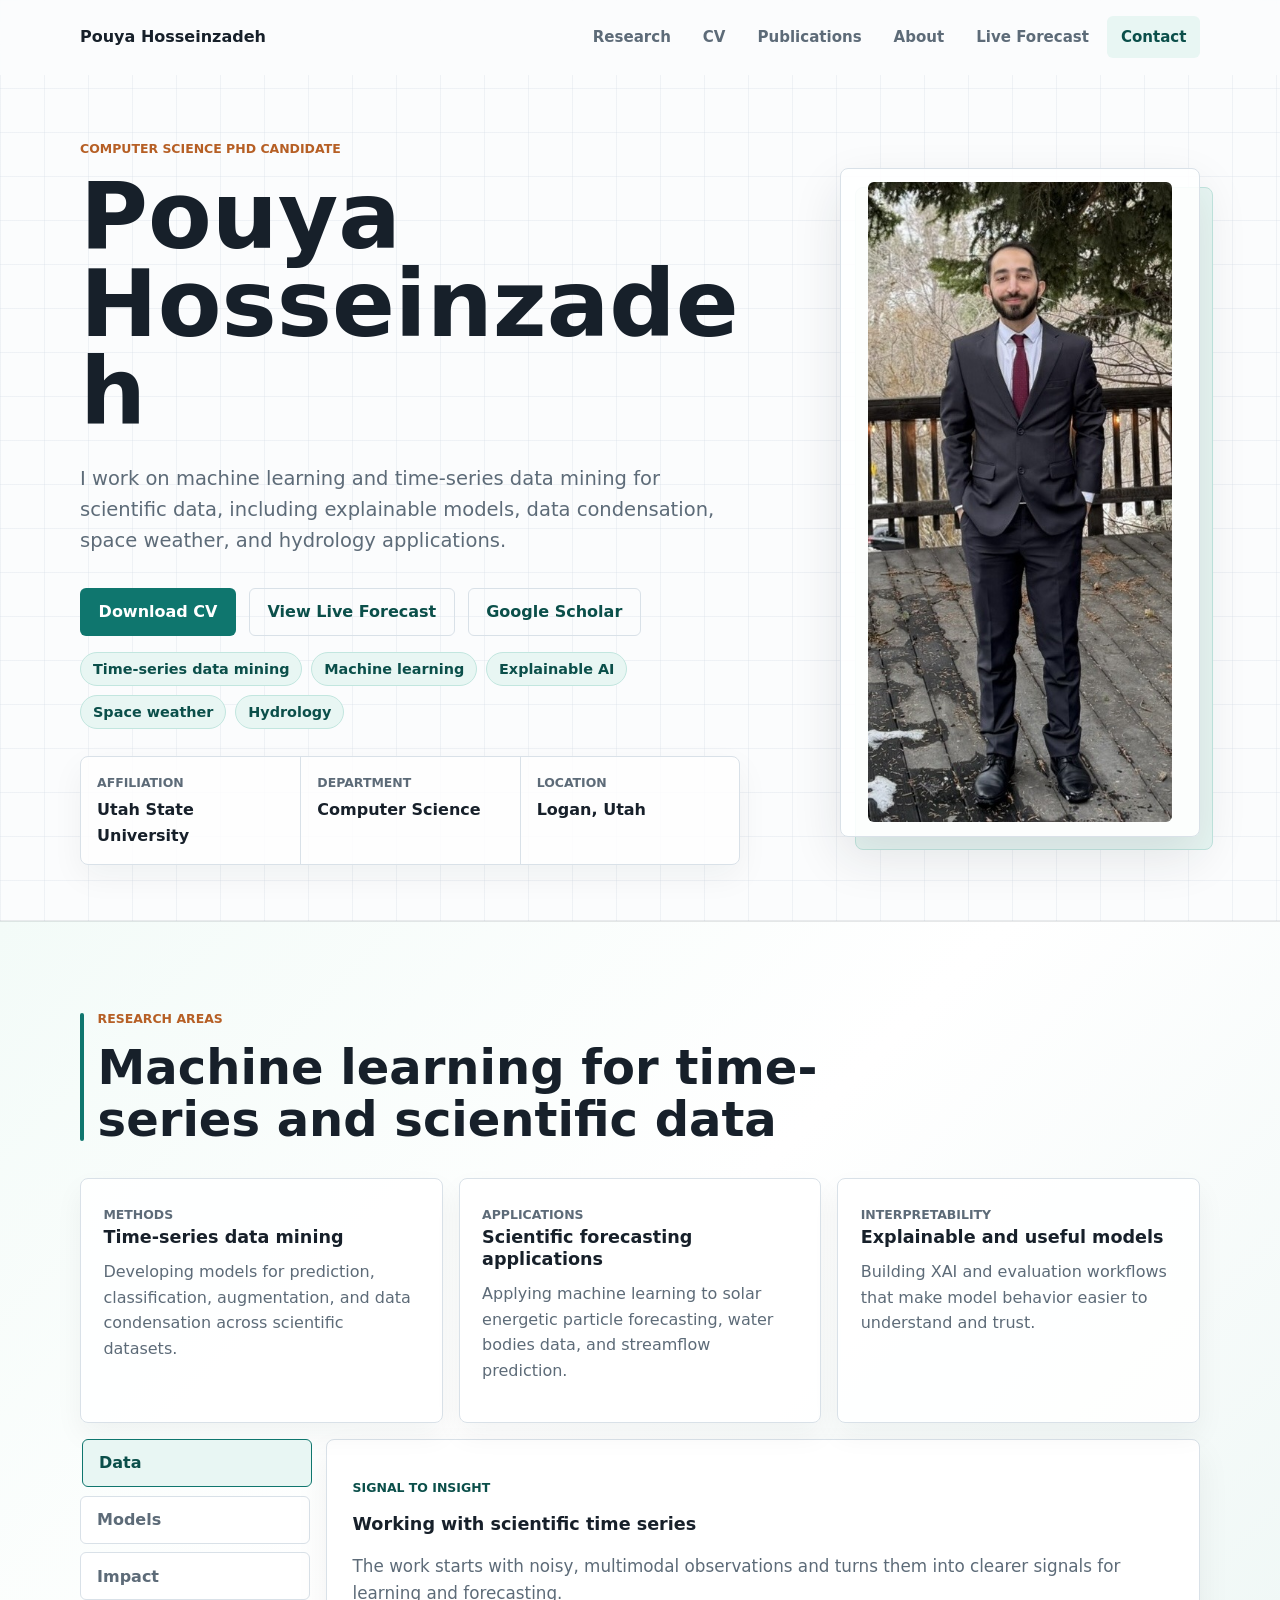
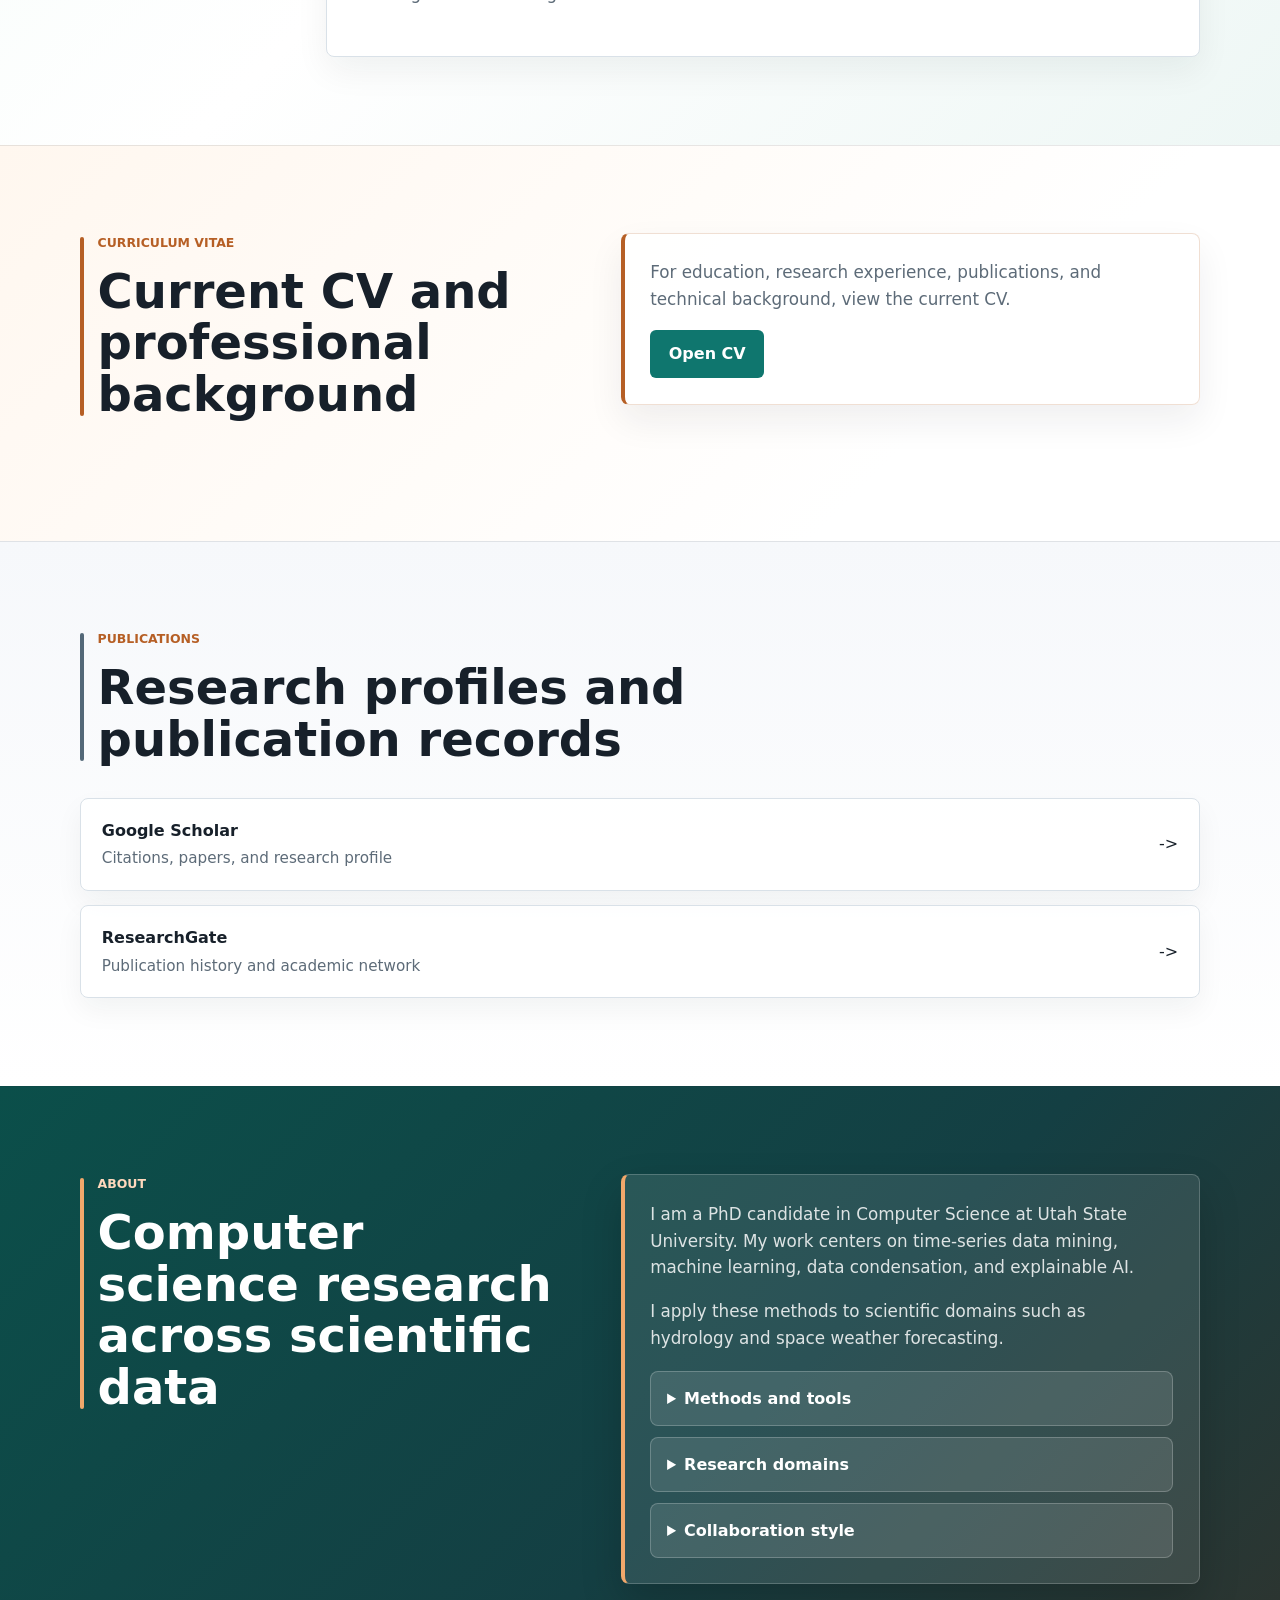
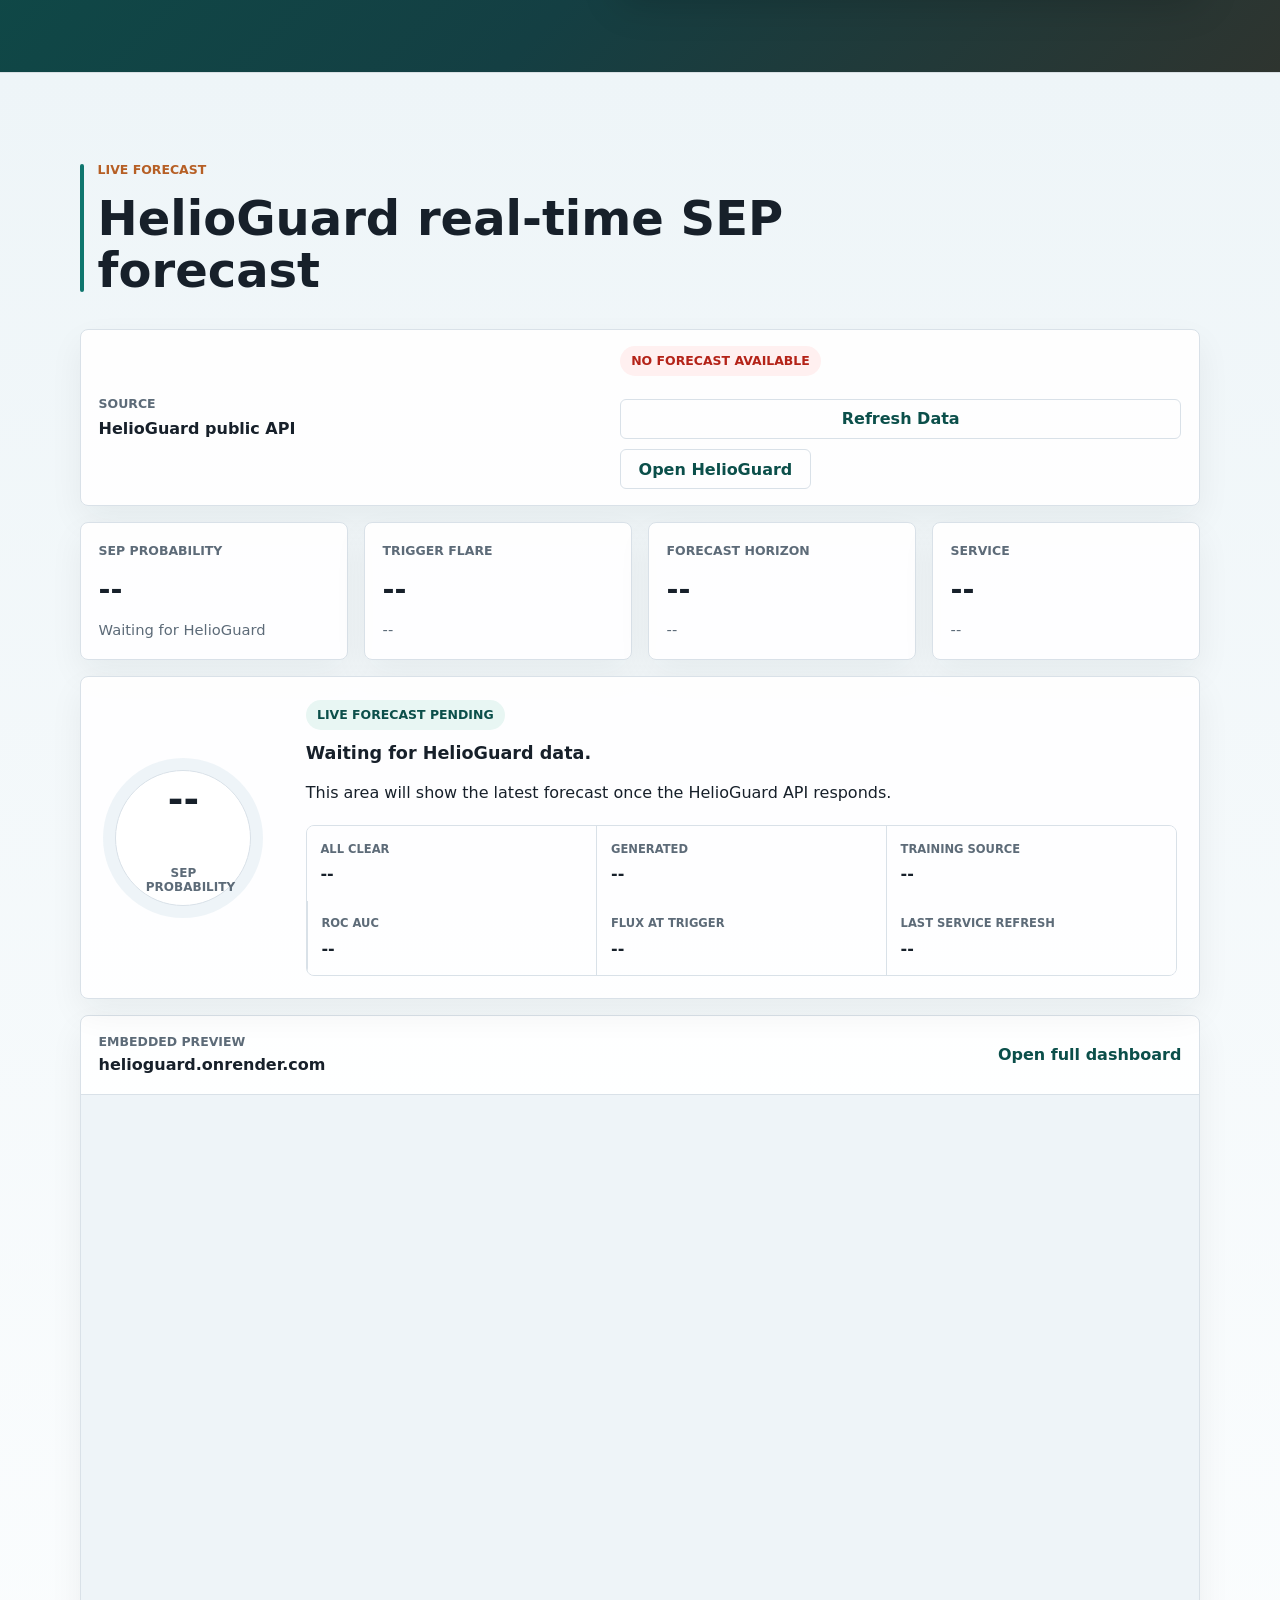
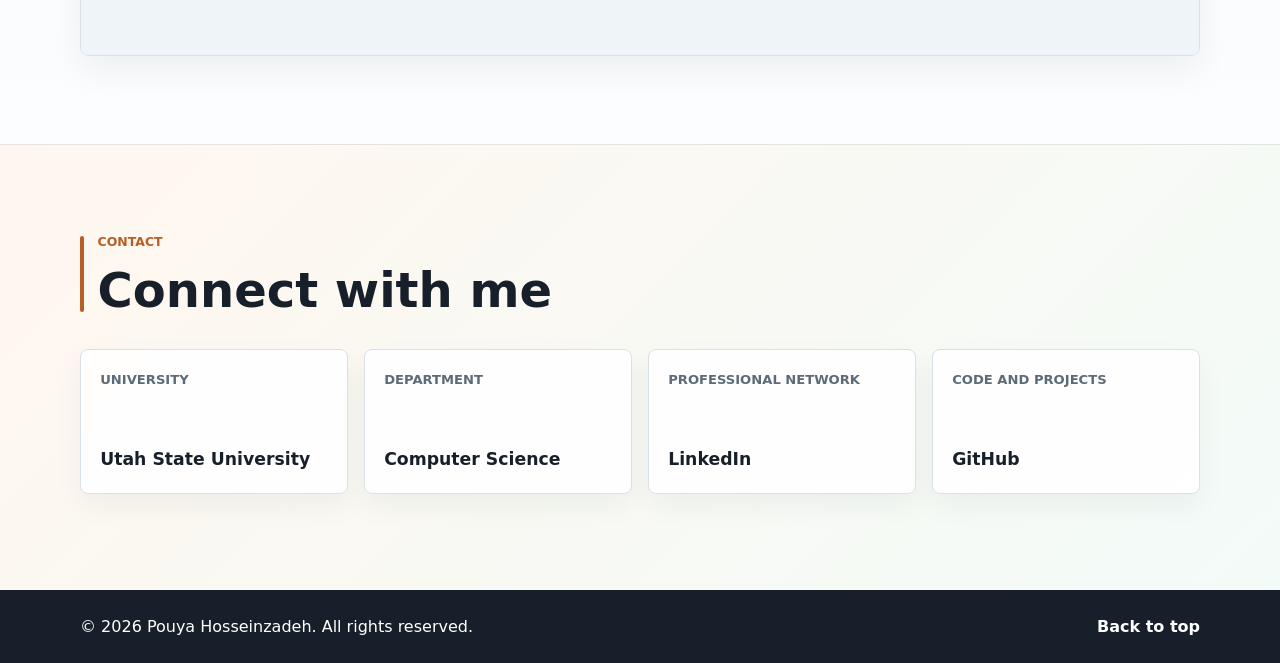
<file: index.html>
<!DOCTYPE html>
<html lang="en">
  <head>
    <meta charset="utf-8" />
    <meta name="viewport" content="width=device-width, initial-scale=1" />
    <meta
      name="description"
      content="Pouya Hosseinzadeh is a Computer Science PhD candidate at Utah State University working on time-series data mining, machine learning, XAI, space weather, and hydrology."
    />
    <meta name="author" content="Pouya Hosseinzadeh" />
    <meta property="og:title" content="Pouya Hosseinzadeh" />
    <meta
      property="og:description"
      content="Computer Science PhD candidate at Utah State University focused on machine learning, time-series data mining, XAI, space weather, and hydrology."
    />
    <meta property="og:type" content="website" />
    <meta property="og:url" content="https://pouyahosseinzadeh.github.io/" />
    <meta property="og:image" content="https://pouyahosseinzadeh.github.io/images/Me_Pro.jpeg" />
    <title>Pouya Hosseinzadeh | Computer Science PhD Candidate</title>
    <script>
      document.documentElement.classList.add("js-enabled");
    </script>
    <link rel="icon" type="image/x-icon" href="images/favicon.ico" />
    <link rel="stylesheet" href="css/styles.css" />
  </head>
  <body id="top">
    <a class="skip-link" href="#main">Skip to content</a>
    <div class="scroll-progress" aria-hidden="true">
      <span data-scroll-progress></span>
    </div>

    <header class="site-header" data-header>
      <nav class="nav" aria-label="Primary navigation">
        <a class="brand" href="#top" aria-label="Pouya Hosseinzadeh home">Pouya Hosseinzadeh</a>
        <button class="nav-toggle" type="button" aria-expanded="false" aria-controls="site-menu">
          <span class="nav-toggle-line"></span>
          <span class="nav-toggle-line"></span>
          <span class="nav-toggle-line"></span>
          <span class="sr-only">Menu</span>
        </button>
        <div class="nav-links" id="site-menu">
          <a href="#research">Research</a>
          <a href="#cv">CV</a>
          <a href="#publications">Publications</a>
          <a href="#about">About</a>
          <a href="#forecast-lab">Live Forecast</a>
          <a href="#contact">Contact</a>
        </div>
      </nav>
    </header>

    <main id="main">
      <section class="hero section-panel" aria-labelledby="hero-title" data-reveal>
        <div class="hero-copy">
          <p class="eyebrow">Computer Science PhD Candidate</p>
          <h1 id="hero-title">Pouya Hosseinzadeh</h1>
          <p class="hero-summary">
            I work on machine learning and time-series data mining for scientific data, including
            explainable models, data condensation, space weather, and hydrology applications.
          </p>
          <div class="hero-actions" aria-label="Primary links">
            <a class="button button-primary" href="NEW_CV_Pouya.pdf" target="_blank" rel="noopener">
              Download CV
            </a>
            <a class="button button-secondary" href="#forecast-lab">View Live Forecast</a>
            <a
              class="button button-secondary"
              href="https://scholar.google.com/citations?user=0SS0AlcAAAAJ&hl=en"
              target="_blank"
              rel="noopener"
            >
              Google Scholar
            </a>
          </div>
          <div class="tag-row" aria-label="Research themes">
            <span>Time-series data mining</span>
            <span>Machine learning</span>
            <span>Explainable AI</span>
            <span>Space weather</span>
            <span>Hydrology</span>
          </div>
          <dl class="profile-facts" aria-label="Profile details">
            <div>
              <dt>Affiliation</dt>
              <dd>Utah State University</dd>
            </div>
            <div>
              <dt>Department</dt>
              <dd>Computer Science</dd>
            </div>
            <div>
              <dt>Location</dt>
              <dd>Logan, Utah</dd>
            </div>
          </dl>
        </div>
        <div class="hero-visual">
          <figure class="portrait">
            <img src="images/Me_Pro.jpeg" alt="Portrait of Pouya Hosseinzadeh" />
          </figure>
        </div>
      </section>

      <section class="section research-section" id="research" aria-labelledby="research-title" data-reveal>
        <div class="section-heading">
          <p class="eyebrow">Research Areas</p>
          <h2 id="research-title">Machine learning for time-series and scientific data</h2>
        </div>
        <div class="feature-grid">
          <article class="feature-card interactive-card">
            <p class="feature-kicker">Methods</p>
            <h3>Time-series data mining</h3>
            <p>
              Developing models for prediction, classification, augmentation, and data condensation
              across scientific datasets.
            </p>
          </article>
          <article class="feature-card interactive-card">
            <p class="feature-kicker">Applications</p>
            <h3>Scientific forecasting applications</h3>
            <p>
              Applying machine learning to solar energetic particle forecasting, water bodies data,
              and streamflow prediction.
            </p>
          </article>
          <article class="feature-card interactive-card">
            <p class="feature-kicker">Interpretability</p>
            <h3>Explainable and useful models</h3>
            <p>
              Building XAI and evaluation workflows that make model behavior easier to understand
              and trust.
            </p>
          </article>
        </div>

        <div class="focus-switcher" aria-label="Interactive research focus">
          <div class="focus-tabs" role="tablist" aria-label="Research focus details">
            <button
              class="focus-tab is-active"
              id="tab-data"
              type="button"
              role="tab"
              aria-selected="true"
              aria-controls="panel-data"
              data-focus-tab="data"
            >
              Data
            </button>
            <button
              class="focus-tab"
              id="tab-models"
              type="button"
              role="tab"
              aria-selected="false"
              aria-controls="panel-models"
              data-focus-tab="models"
            >
              Models
            </button>
            <button
              class="focus-tab"
              id="tab-impact"
              type="button"
              role="tab"
              aria-selected="false"
              aria-controls="panel-impact"
              data-focus-tab="impact"
            >
              Impact
            </button>
          </div>
          <div class="focus-panels">
            <article
              class="focus-panel is-active"
              id="panel-data"
              role="tabpanel"
              aria-labelledby="tab-data"
              data-focus-panel="data"
            >
              <p class="feature-kicker">Signal to insight</p>
              <h3>Working with scientific time series</h3>
              <p>
                The work starts with noisy, multimodal observations and turns them into clearer
                signals for learning and forecasting.
              </p>
            </article>
            <article
              class="focus-panel"
              id="panel-models"
              role="tabpanel"
              aria-labelledby="tab-models"
              hidden
              data-focus-panel="models"
            >
              <p class="feature-kicker">Prediction</p>
              <h3>Designing robust learning methods</h3>
              <p>
                My research uses machine learning, deep learning, data augmentation, and
                counterfactual explanations for time-series problems.
              </p>
            </article>
            <article
              class="focus-panel"
              id="panel-impact"
              role="tabpanel"
              aria-labelledby="tab-impact"
              hidden
              data-focus-panel="impact"
            >
              <p class="feature-kicker">Application</p>
              <h3>Connecting CS methods to domain problems</h3>
              <p>
                Current applications include satellite data, hydrology, and forecasting problems
                connected to solar activity.
              </p>
            </article>
          </div>
        </div>
      </section>

      <section class="section split-section cv-section" id="cv" aria-labelledby="cv-title" data-reveal>
        <div class="section-heading">
          <p class="eyebrow">Curriculum Vitae</p>
          <h2 id="cv-title">Current CV and professional background</h2>
        </div>
        <div class="callout interactive-card">
          <p>
            For education, research experience, publications, and technical background, view the
            current CV.
          </p>
          <a class="button button-primary" href="NEW_CV_Pouya.pdf" target="_blank" rel="noopener">
            Open CV
          </a>
        </div>
      </section>

      <section class="section publications-section" id="publications" aria-labelledby="publications-title" data-reveal>
        <div class="section-heading">
          <p class="eyebrow">Publications</p>
          <h2 id="publications-title">Research profiles and publication records</h2>
        </div>
        <div class="link-list">
          <a
            class="resource-link interactive-card"
            href="https://scholar.google.com/citations?user=0SS0AlcAAAAJ&hl=en"
            target="_blank"
            rel="noopener"
          >
            <span>
              <strong>Google Scholar</strong>
              <small>Citations, papers, and research profile</small>
            </span>
            <span aria-hidden="true">-></span>
          </a>
          <a
            class="resource-link interactive-card"
            href="https://www.researchgate.net/profile/Pouya-Hosseinzadeh-2"
            target="_blank"
            rel="noopener"
          >
            <span>
              <strong>ResearchGate</strong>
              <small>Publication history and academic network</small>
            </span>
            <span aria-hidden="true">-></span>
          </a>
        </div>
      </section>

      <section class="section split-section about-section" id="about" aria-labelledby="about-title" data-reveal>
        <div class="section-heading">
          <p class="eyebrow">About</p>
          <h2 id="about-title">Computer science research across scientific data</h2>
        </div>
        <div class="body-copy">
          <p>
            I am a PhD candidate in Computer Science at Utah State University. My work centers on
            time-series data mining, machine learning, data condensation, and explainable AI.
          </p>
          <p>
            I apply these methods to scientific domains such as hydrology and space weather
            forecasting.
          </p>
          <div class="accordion" aria-label="Additional background">
            <details>
              <summary>Methods and tools</summary>
              <p>
                Time-series forecasting, data mining, deep learning, data augmentation, data
                condensation, and XAI.
              </p>
            </details>
            <details>
              <summary>Research domains</summary>
              <p>
                Scientific time series, hydrology, satellite data, multimodal data analysis, and
                forecasting.
              </p>
            </details>
            <details>
              <summary>Collaboration style</summary>
              <p>
                I value clear modeling assumptions, careful evaluation, and research communication
                that makes technical findings usable.
              </p>
            </details>
          </div>
        </div>
      </section>

      <section class="section helioguard-section" id="forecast-lab" aria-labelledby="lab-title" data-reveal>
        <div class="section-heading">
          <p class="eyebrow">Live Forecast</p>
          <h2 id="lab-title">HelioGuard real-time SEP forecast</h2>
        </div>
        <div class="helioguard-dashboard" data-helioguard-dashboard>
          <div class="helioguard-topline">
            <div>
              <p class="source-label">Source</p>
              <strong>HelioGuard public API</strong>
            </div>
            <div class="helioguard-actions">
              <span class="status-pill is-loading" data-hg-connection>Loading live data</span>
              <button class="button button-ghost" type="button" data-hg-refresh>Refresh Data</button>
              <a class="button button-secondary" href="https://helioguard.onrender.com/" target="_blank" rel="noopener">
                Open HelioGuard
              </a>
            </div>
          </div>

          <div class="live-grid" aria-live="polite">
            <article class="live-metric">
              <span class="label">SEP probability</span>
              <strong data-hg-probability>--</strong>
              <small data-hg-prediction>Waiting for HelioGuard</small>
            </article>
            <article class="live-metric">
              <span class="label">Trigger flare</span>
              <strong data-hg-flare>--</strong>
              <small data-hg-flare-time>--</small>
            </article>
            <article class="live-metric">
              <span class="label">Forecast horizon</span>
              <strong data-hg-horizon>--</strong>
              <small data-hg-threshold>--</small>
            </article>
            <article class="live-metric">
              <span class="label">Service</span>
              <strong data-hg-worker>--</strong>
              <small data-hg-model-state>--</small>
            </article>
          </div>

          <div class="live-details interactive-card">
            <div class="risk-ring" data-hg-ring style="--risk-fill: 0%">
              <strong data-hg-ring-value>--</strong>
              <span>SEP probability</span>
            </div>
            <div class="forecast-summary">
              <p class="status-pill" data-hg-label>Live forecast pending</p>
              <h3 data-hg-title>Waiting for HelioGuard data.</h3>
              <p data-hg-summary>
                This area will show the latest forecast once the HelioGuard API responds.
              </p>
              <dl class="forecast-facts">
                <div>
                  <dt>All clear</dt>
                  <dd data-hg-all-clear>--</dd>
                </div>
                <div>
                  <dt>Generated</dt>
                  <dd data-hg-generated>--</dd>
                </div>
                <div>
                  <dt>Training source</dt>
                  <dd data-hg-training-source>--</dd>
                </div>
                <div>
                  <dt>ROC AUC</dt>
                  <dd data-hg-roc-auc>--</dd>
                </div>
                <div>
                  <dt>Flux at trigger</dt>
                  <dd data-hg-flux>--</dd>
                </div>
                <div>
                  <dt>Last service refresh</dt>
                  <dd data-hg-last-refresh>--</dd>
                </div>
              </dl>
            </div>
          </div>

          <div class="preview-card">
            <div class="preview-header">
              <div>
                <span class="label">Embedded preview</span>
                <strong>helioguard.onrender.com</strong>
              </div>
              <a href="https://helioguard.onrender.com/" target="_blank" rel="noopener">Open full dashboard</a>
            </div>
            <iframe
              title="HelioGuard real-time SEP forecast dashboard"
              src="https://helioguard.onrender.com/"
              loading="lazy"
              referrerpolicy="no-referrer-when-downgrade"
            ></iframe>
          </div>
        </div>
      </section>

      <section class="section contact-section" id="contact" aria-labelledby="contact-title" data-reveal>
        <div class="section-heading">
          <p class="eyebrow">Contact</p>
          <h2 id="contact-title">Connect with me</h2>
        </div>
        <div class="contact-grid">
          <a class="contact-link interactive-card" href="https://www.usu.edu/" target="_blank" rel="noopener">
            <span>University</span>
            <strong>Utah State University</strong>
          </a>
          <a class="contact-link interactive-card" href="https://cs.usu.edu/" target="_blank" rel="noopener">
            <span>Department</span>
            <strong>Computer Science</strong>
          </a>
          <a
            class="contact-link interactive-card"
            href="http://linkedin.com/in/pouya-hosseinzadeh-6521b9b5"
            target="_blank"
            rel="noopener"
          >
            <span>Professional Network</span>
            <strong>LinkedIn</strong>
          </a>
          <a
            class="contact-link interactive-card"
            href="https://github.com/pouyahosseinzadeh"
            target="_blank"
            rel="noopener"
          >
            <span>Code and Projects</span>
            <strong>GitHub</strong>
          </a>
        </div>
      </section>
    </main>

    <footer class="site-footer">
      <p>&copy; 2026 Pouya Hosseinzadeh. All rights reserved.</p>
      <a href="#top">Back to top</a>
    </footer>

    <script src="js/scripts.js"></script>
  </body>
</html>
</file>
<file: css/styles.css>
:root {
  --ink: #17202a;
  --muted: #5d6b78;
  --paper: #fbfcfd;
  --panel: #ffffff;
  --line: #d9e1e8;
  --teal: #0f766e;
  --teal-dark: #0b4f4a;
  --copper: #b65f25;
  --copper-soft: #fff1e8;
  --aqua: #e8f6f3;
  --mist: #eef4f8;
  --warm: #fff7ef;
  --cool: #f3f8fb;
  --sage: #f1f8f5;
  --shadow: 0 20px 50px rgba(23, 32, 42, 0.11);
  --max-width: 1120px;
}

* {
  box-sizing: border-box;
}

html {
  scroll-behavior: smooth;
}

body {
  margin: 0;
  color: var(--ink);
  background:
    linear-gradient(90deg, rgba(217, 225, 232, 0.38) 1px, transparent 1px),
    linear-gradient(180deg, rgba(217, 225, 232, 0.38) 1px, transparent 1px),
    var(--paper);
  background-size: 44px 44px;
  font-family: Inter, ui-sans-serif, system-ui, -apple-system, BlinkMacSystemFont, "Segoe UI", sans-serif;
  font-size: 16px;
  line-height: 1.6;
}

body.menu-open {
  overflow: hidden;
}

a {
  color: inherit;
}

button {
  font: inherit;
}

img {
  display: block;
  max-width: 100%;
}

.skip-link {
  position: absolute;
  left: 1rem;
  top: -4rem;
  z-index: 30;
  padding: 0.65rem 0.85rem;
  color: #fff;
  background: var(--teal-dark);
  border-radius: 6px;
  transition: top 160ms ease;
}

.skip-link:focus {
  top: 1rem;
}

.sr-only {
  position: absolute;
  width: 1px;
  height: 1px;
  padding: 0;
  margin: -1px;
  overflow: hidden;
  clip: rect(0, 0, 0, 0);
  white-space: nowrap;
  border: 0;
}

.scroll-progress {
  position: fixed;
  top: 0;
  left: 0;
  right: 0;
  z-index: 25;
  height: 4px;
  background: transparent;
}

.scroll-progress span {
  display: block;
  width: 0;
  height: 100%;
  background: var(--copper);
  transition: width 80ms linear;
}

.site-header {
  position: sticky;
  top: 0;
  z-index: 20;
  background: rgba(251, 252, 253, 0.92);
  border-bottom: 1px solid transparent;
  backdrop-filter: blur(16px);
  transition: border-color 160ms ease, box-shadow 160ms ease;
}

.site-header.is-scrolled {
  border-color: var(--line);
  box-shadow: 0 8px 22px rgba(23, 32, 42, 0.06);
}

.nav {
  width: min(100% - 2rem, var(--max-width));
  min-height: 74px;
  margin: 0 auto;
  display: flex;
  align-items: center;
  justify-content: space-between;
  gap: 1.5rem;
}

.brand {
  color: var(--ink);
  font-size: 1rem;
  font-weight: 760;
  letter-spacing: 0;
  text-decoration: none;
}

.nav-links {
  display: flex;
  align-items: center;
  gap: 0.3rem;
}

.nav-links a {
  display: inline-flex;
  min-height: 42px;
  align-items: center;
  padding: 0 0.85rem;
  color: var(--muted);
  border-radius: 6px;
  font-size: 0.94rem;
  font-weight: 680;
  text-decoration: none;
  transition: background 160ms ease, color 160ms ease;
}

.nav-links a:hover,
.nav-links a:focus-visible,
.nav-links a.is-active {
  color: var(--teal-dark);
  background: var(--aqua);
}

.nav-toggle {
  display: none;
  width: 44px;
  height: 44px;
  place-items: center;
  padding: 0;
  background: transparent;
  border: 1px solid var(--line);
  border-radius: 6px;
}

.nav-toggle-line {
  display: block;
  width: 18px;
  height: 2px;
  margin: 3px auto;
  background: var(--ink);
  border-radius: 999px;
  transition: transform 160ms ease, opacity 160ms ease;
}

.nav-toggle[aria-expanded="true"] .nav-toggle-line:nth-child(1) {
  transform: translateY(5px) rotate(45deg);
}

.nav-toggle[aria-expanded="true"] .nav-toggle-line:nth-child(2) {
  opacity: 0;
}

.nav-toggle[aria-expanded="true"] .nav-toggle-line:nth-child(3) {
  transform: translateY(-5px) rotate(-45deg);
}

.section-panel,
.section {
  position: relative;
  width: min(100% - 2rem, var(--max-width));
  margin: 0 auto;
}

.hero {
  min-height: calc(100vh - 74px);
  display: grid;
  grid-template-columns: minmax(0, 1.25fr) minmax(300px, 0.75fr);
  align-items: center;
  gap: 4rem;
  padding: 4rem 0 3.5rem;
}

.hero::after {
  content: "";
  position: absolute;
  left: 50%;
  bottom: 0;
  width: 100vw;
  height: 1px;
  background: rgba(23, 32, 42, 0.08);
  transform: translateX(-50%);
}

.hero-copy {
  max-width: 730px;
}

.eyebrow {
  margin: 0 0 0.8rem;
  color: var(--copper);
  font-size: 0.78rem;
  font-weight: 800;
  letter-spacing: 0;
  text-transform: uppercase;
}

h1,
h2,
h3,
p {
  overflow-wrap: break-word;
}

h1 {
  max-width: 12ch;
  margin: 0;
  font-size: 5.8rem;
  line-height: 0.95;
  letter-spacing: 0;
}

h2 {
  margin: 0;
  font-size: 3rem;
  line-height: 1.08;
  letter-spacing: 0;
}

h3 {
  margin: 0 0 0.65rem;
  font-size: 1.1rem;
  line-height: 1.25;
  letter-spacing: 0;
}

.hero-summary {
  max-width: 650px;
  margin: 1.65rem 0 0;
  color: var(--muted);
  font-size: 1.22rem;
}

.hero-actions {
  display: flex;
  flex-wrap: wrap;
  gap: 0.8rem;
  margin: 2rem 0 1rem;
}

.tag-row {
  display: flex;
  flex-wrap: wrap;
  gap: 0.55rem;
  margin: 0 0 1rem;
}

.tag-row span {
  display: inline-flex;
  min-height: 34px;
  align-items: center;
  padding: 0 0.75rem;
  color: var(--teal-dark);
  background: var(--aqua);
  border: 1px solid #c2e6df;
  border-radius: 999px;
  font-size: 0.9rem;
  font-weight: 720;
}

.button {
  display: inline-flex;
  min-height: 48px;
  align-items: center;
  justify-content: center;
  padding: 0 1.1rem;
  border: 1px solid transparent;
  border-radius: 6px;
  font-weight: 780;
  text-decoration: none;
  transition: transform 160ms ease, border-color 160ms ease, background 160ms ease, color 160ms ease;
}

.button:hover,
.button:focus-visible {
  transform: translateY(-1px);
}

.button-primary {
  color: #fff;
  background: var(--teal);
}

.button-primary:hover,
.button-primary:focus-visible {
  background: var(--teal-dark);
}

.button-secondary,
.button-ghost {
  color: var(--teal-dark);
  background: transparent;
  border-color: var(--line);
}

.button-secondary:hover,
.button-secondary:focus-visible,
.button-ghost:hover,
.button-ghost:focus-visible {
  border-color: var(--teal);
  background: var(--aqua);
}

.button-ghost {
  width: 100%;
  min-height: 42px;
  padding: 0 0.9rem;
}

.profile-facts {
  display: grid;
  grid-template-columns: repeat(3, minmax(0, 1fr));
  gap: 0;
  max-width: 720px;
  margin: 1.7rem 0 0;
  border: 1px solid var(--line);
  border-radius: 8px;
  background: rgba(255, 255, 255, 0.82);
  box-shadow: 0 12px 32px rgba(23, 32, 42, 0.05);
}

.profile-facts div {
  padding: 1rem;
}

.profile-facts div + div {
  border-left: 1px solid var(--line);
}

.profile-facts dt {
  color: var(--muted);
  font-size: 0.78rem;
  font-weight: 760;
  text-transform: uppercase;
}

.profile-facts dd {
  margin: 0.25rem 0 0;
  font-weight: 780;
}

.hero-visual {
  display: grid;
  justify-items: end;
}

.portrait {
  position: relative;
  width: min(100%, 360px);
  margin: 0;
  padding: 0.85rem;
  background: rgba(255, 255, 255, 0.88);
  border: 1px solid var(--line);
  border-radius: 8px;
  box-shadow: var(--shadow);
}

.portrait::before {
  content: "";
  position: absolute;
  inset: 1.15rem -0.9rem -0.9rem 0.9rem;
  z-index: -1;
  background: var(--aqua);
  border: 1px solid #c2e6df;
  border-radius: 8px;
}

.portrait img {
  width: auto;
  height: min(72vh, 640px);
  max-width: 100%;
  margin: 0 auto;
  object-fit: contain;
  border-radius: 6px;
}

.helioguard-dashboard {
  display: grid;
  gap: 1rem;
}

.helioguard-topline,
.live-metric,
.live-details,
.preview-card {
  background: rgba(255, 255, 255, 0.92);
  border: 1px solid var(--line);
  border-radius: 8px;
  box-shadow: 0 14px 34px rgba(23, 32, 42, 0.06);
}

.helioguard-topline {
  display: flex;
  flex-wrap: wrap;
  align-items: center;
  justify-content: space-between;
  gap: 1rem;
  padding: 1rem 1.1rem;
}

.source-label,
.label {
  display: block;
  color: var(--muted);
  font-size: 0.78rem;
  font-weight: 800;
  text-transform: uppercase;
}

.source-label {
  margin: 0 0 0.15rem;
}

.helioguard-actions {
  display: flex;
  flex-wrap: wrap;
  align-items: center;
  gap: 0.65rem;
}

.helioguard-actions .button {
  min-height: 40px;
}

.live-grid {
  display: grid;
  grid-template-columns: repeat(4, minmax(0, 1fr));
  gap: 1rem;
}

.live-metric {
  display: grid;
  min-height: 138px;
  align-content: space-between;
  padding: 1.1rem;
}

.live-metric strong {
  font-size: 1.8rem;
  line-height: 1.05;
}

.live-metric small {
  color: var(--muted);
  font-size: 0.92rem;
}

.live-details {
  display: grid;
  grid-template-columns: 180px minmax(0, 1fr);
  gap: 1.4rem;
  align-items: center;
  padding: 1.4rem;
}

.risk-ring {
  position: relative;
  width: 160px;
  aspect-ratio: 1 / 1;
  display: grid;
  place-items: center;
  border-radius: 50%;
  background: conic-gradient(var(--risk-color, var(--teal)) var(--risk-fill, 55%), var(--mist) 0);
}

.risk-ring::before {
  content: "";
  position: absolute;
  inset: 12px;
  background: var(--panel);
  border: 1px solid var(--line);
  border-radius: 50%;
}

.risk-ring strong,
.risk-ring span {
  position: relative;
  z-index: 1;
  display: block;
  text-align: center;
}

.risk-ring strong {
  font-size: 2.35rem;
  line-height: 1;
}

.risk-ring span {
  max-width: 9ch;
  color: var(--muted);
  font-size: 0.75rem;
  font-weight: 800;
  line-height: 1.2;
  text-transform: uppercase;
}

.status-pill {
  display: inline-flex;
  min-height: 30px;
  align-items: center;
  margin: 0 0 0.8rem;
  padding: 0 0.7rem;
  color: var(--risk-color, var(--teal-dark));
  background: var(--aqua);
  border-radius: 999px;
  font-size: 0.78rem;
  font-weight: 820;
  text-transform: uppercase;
}

.status-pill.is-loading {
  color: var(--copper);
  background: var(--copper-soft);
}

.status-pill.is-error {
  color: #b42318;
  background: #fff0f0;
}

.forecast-summary {
  min-width: 0;
}

.forecast-summary p:last-child {
  margin: 0;
  color: var(--muted);
}

.forecast-facts {
  display: grid;
  grid-template-columns: repeat(3, minmax(0, 1fr));
  gap: 0;
  margin: 1.2rem 0 0;
  border: 1px solid var(--line);
  border-radius: 8px;
  overflow: hidden;
}

.forecast-facts div {
  padding: 0.85rem;
  background: rgba(255, 255, 255, 0.72);
}

.forecast-facts div + div {
  border-left: 1px solid var(--line);
}

.forecast-facts dt {
  color: var(--muted);
  font-size: 0.72rem;
  font-weight: 800;
  text-transform: uppercase;
}

.forecast-facts dd {
  margin: 0.2rem 0 0;
  font-weight: 780;
}

.preview-card {
  overflow: hidden;
}

.preview-header {
  display: flex;
  align-items: center;
  justify-content: space-between;
  gap: 1rem;
  padding: 1rem 1.1rem;
  border-bottom: 1px solid var(--line);
}

.preview-header a {
  color: var(--teal-dark);
  font-weight: 780;
  text-decoration: none;
}

.preview-header a:hover,
.preview-header a:focus-visible {
  text-decoration: underline;
}

.preview-card iframe {
  display: block;
  width: 100%;
  height: 560px;
  border: 0;
  background: var(--mist);
}

.section {
  --section-bg: rgba(255, 255, 255, 0.88);
  --section-accent: var(--teal);
  isolation: isolate;
  padding: 5.5rem 0;
  border-top: 0;
}

.section::before,
.section::after {
  content: "";
  position: absolute;
  left: 50%;
  width: 100vw;
  transform: translateX(-50%);
  pointer-events: none;
}

.section::before {
  inset-block: 0;
  z-index: -2;
  background: var(--section-bg);
}

.section::after {
  top: 0;
  z-index: -1;
  height: 1px;
  background: rgba(23, 32, 42, 0.1);
}

.research-section {
  --section-bg: linear-gradient(135deg, #f3fbf8 0%, #ffffff 48%, #eef7f5 100%);
  --section-accent: var(--teal);
}

.cv-section {
  --section-bg: linear-gradient(135deg, #fff7ef 0%, #ffffff 72%);
  --section-accent: var(--copper);
}

.publications-section {
  --section-bg: linear-gradient(180deg, #f6f8fb 0%, #ffffff 100%);
  --section-accent: #536878;
}

.about-section {
  --section-bg: linear-gradient(135deg, #0b4f4a 0%, #143f43 58%, #2e342f 100%);
  --section-accent: #f1a86b;
  color: #fff;
}

.helioguard-section {
  --section-bg: linear-gradient(180deg, #eef5f8 0%, #fbfdfe 100%);
  --section-accent: var(--teal);
}

.contact-section {
  --section-bg: linear-gradient(135deg, #fff7ef 0%, #f3fbf8 100%);
  --section-accent: var(--copper);
  padding-bottom: 6rem;
}

.section-heading {
  position: relative;
  max-width: 780px;
  margin-bottom: 2rem;
  padding-left: 1.1rem;
}

.section-heading::before {
  content: "";
  position: absolute;
  top: 0.25rem;
  bottom: 0.3rem;
  left: 0;
  width: 4px;
  background: var(--section-accent);
  border-radius: 999px;
}

.feature-grid {
  display: grid;
  grid-template-columns: repeat(3, minmax(0, 1fr));
  gap: 1rem;
}

.feature-card {
  min-height: 245px;
  padding: 1.4rem;
  background: rgba(255, 255, 255, 0.9);
  border: 1px solid var(--line);
  border-radius: 8px;
  box-shadow: 0 12px 28px rgba(23, 32, 42, 0.05);
}

.feature-card p {
  margin: 0;
  color: var(--muted);
}

.feature-kicker {
  display: inline-flex;
  margin-bottom: 1rem;
  color: var(--teal-dark);
  font-size: 0.78rem;
  font-weight: 800;
  text-transform: uppercase;
}

.interactive-card {
  position: relative;
  isolation: isolate;
  overflow: hidden;
  transition: transform 160ms ease, border-color 160ms ease, box-shadow 160ms ease, background 160ms ease;
}

.interactive-card::before {
  content: "";
  position: absolute;
  inset: 0;
  z-index: -1;
  background: radial-gradient(circle at var(--x, 50%) var(--y, 50%), rgba(15, 118, 110, 0.13), transparent 34%);
  opacity: 0;
  transition: opacity 160ms ease;
}

.interactive-card:hover,
.interactive-card:focus-within {
  transform: translateY(-3px);
  border-color: rgba(15, 118, 110, 0.55);
  box-shadow: 0 18px 42px rgba(23, 32, 42, 0.1);
}

.interactive-card:hover::before,
.interactive-card:focus-within::before {
  opacity: 1;
}

.focus-switcher {
  display: grid;
  grid-template-columns: 230px minmax(0, 1fr);
  gap: 1rem;
  margin-top: 1rem;
}

.focus-tabs {
  display: grid;
  gap: 0.55rem;
  align-content: start;
}

.focus-tab {
  min-height: 48px;
  padding: 0 1rem;
  color: var(--muted);
  background: var(--panel);
  border: 1px solid var(--line);
  border-radius: 6px;
  font-weight: 780;
  text-align: left;
  cursor: pointer;
  transition: border-color 160ms ease, background 160ms ease, color 160ms ease, transform 160ms ease;
}

.focus-tab:hover,
.focus-tab:focus-visible,
.focus-tab.is-active {
  color: var(--teal-dark);
  background: var(--aqua);
  border-color: var(--teal);
  transform: translateX(2px);
}

.focus-panels {
  min-height: 218px;
  background: var(--panel);
  border: 1px solid var(--line);
  border-radius: 8px;
  box-shadow: 0 14px 34px rgba(23, 32, 42, 0.06);
}

.focus-panel {
  padding: 1.6rem;
  animation: panelIn 220ms ease;
}

.focus-panel p:last-child {
  margin-bottom: 0;
  color: var(--muted);
  font-size: 1.05rem;
}

.split-section {
  display: grid;
  grid-template-columns: minmax(0, 0.85fr) minmax(0, 1fr);
  gap: 3rem;
  align-items: start;
}

.callout,
.body-copy {
  padding: 1.6rem;
  background: var(--mist);
  border: 1px solid rgba(15, 118, 110, 0.16);
  border-left: 4px solid var(--teal);
  border-radius: 8px;
}

.cv-section .callout {
  background: rgba(255, 255, 255, 0.86);
  border-color: rgba(182, 95, 37, 0.2);
  border-left-color: var(--copper);
  box-shadow: 0 16px 36px rgba(23, 32, 42, 0.07);
}

.callout p,
.body-copy p {
  margin-top: 0;
  color: var(--muted);
  font-size: 1.05rem;
}

.body-copy p:last-child {
  margin-bottom: 0;
}

.accordion {
  display: grid;
  gap: 0.7rem;
  margin-top: 1.2rem;
}

.accordion details {
  background: rgba(255, 255, 255, 0.7);
  border: 1px solid var(--line);
  border-radius: 8px;
}

.accordion summary {
  min-height: 48px;
  padding: 0.85rem 1rem;
  font-weight: 800;
  cursor: pointer;
}

.accordion details[open] summary {
  color: var(--teal-dark);
}

.accordion details p {
  padding: 0 1rem 1rem;
}

.about-section .eyebrow {
  color: #ffd9bd;
}

.about-section .section-heading {
  max-width: 700px;
}

.about-section .body-copy {
  background: rgba(255, 255, 255, 0.1);
  border-color: rgba(255, 255, 255, 0.2);
  border-left-color: #f1a86b;
  box-shadow: 0 18px 40px rgba(0, 0, 0, 0.18);
}

.about-section .body-copy p {
  color: rgba(255, 255, 255, 0.84);
}

.about-section .accordion details {
  background: rgba(255, 255, 255, 0.11);
  border-color: rgba(255, 255, 255, 0.22);
}

.about-section .accordion summary {
  color: #fff;
}

.about-section .accordion details[open] summary {
  color: #ffd9bd;
}

.about-section .accordion details p {
  color: rgba(255, 255, 255, 0.78);
}

.link-list {
  display: grid;
  gap: 0.85rem;
}

.resource-link {
  display: flex;
  align-items: center;
  justify-content: space-between;
  gap: 1rem;
  padding: 1.2rem 1.3rem;
  background: rgba(255, 255, 255, 0.9);
  border: 1px solid var(--line);
  border-radius: 8px;
  box-shadow: 0 12px 28px rgba(23, 32, 42, 0.05);
  text-decoration: none;
}

.resource-link span:first-child {
  display: grid;
  gap: 0.2rem;
}

.resource-link small {
  color: var(--muted);
  font-size: 0.95rem;
}

.contact-grid {
  display: grid;
  grid-template-columns: repeat(4, minmax(0, 1fr));
  gap: 1rem;
}

.contact-link {
  display: grid;
  min-height: 145px;
  align-content: space-between;
  padding: 1.2rem;
  color: var(--ink);
  background: rgba(255, 255, 255, 0.9);
  border: 1px solid var(--line);
  border-radius: 8px;
  box-shadow: 0 12px 28px rgba(23, 32, 42, 0.05);
  text-decoration: none;
}

.contact-link span {
  color: var(--muted);
  font-size: 0.82rem;
  font-weight: 760;
  text-transform: uppercase;
}

.contact-link strong {
  font-size: 1.08rem;
}

.site-footer {
  display: flex;
  flex-wrap: wrap;
  align-items: center;
  justify-content: space-between;
  gap: 1rem;
  padding: 1.5rem max(1rem, calc((100% - var(--max-width)) / 2));
  color: #fff;
  background: var(--ink);
}

.site-footer p {
  margin: 0;
}

.site-footer a {
  color: #fff;
  font-weight: 760;
  text-decoration: none;
}

.site-footer a:hover,
.site-footer a:focus-visible {
  text-decoration: underline;
}

.js-enabled [data-reveal] {
  opacity: 0;
  transform: translateY(20px);
  transition: opacity 520ms ease, transform 520ms ease;
}

.js-enabled [data-reveal].is-visible {
  opacity: 1;
  transform: translateY(0);
}

:focus-visible {
  outline: 3px solid rgba(15, 118, 110, 0.35);
  outline-offset: 3px;
}

@keyframes panelIn {
  from {
    opacity: 0;
    transform: translateY(8px);
  }

  to {
    opacity: 1;
    transform: translateY(0);
  }
}

@media (max-width: 940px) {
  .hero,
  .split-section {
    grid-template-columns: 1fr;
  }

  .hero {
    gap: 2.5rem;
    padding-top: 4rem;
  }

  .hero-visual {
    justify-items: start;
  }

  .feature-grid,
  .contact-grid,
  .live-grid {
    grid-template-columns: repeat(2, minmax(0, 1fr));
  }

  .forecast-facts {
    grid-template-columns: repeat(2, minmax(0, 1fr));
  }

  .forecast-facts div + div {
    border-left: 0;
    border-top: 1px solid var(--line);
  }

  .profile-facts {
    grid-template-columns: 1fr;
  }

  .profile-facts div + div {
    border-top: 1px solid var(--line);
    border-left: 0;
  }

  h1 {
    font-size: 4.8rem;
  }

  h2 {
    font-size: 2.5rem;
  }
}

@media (max-width: 720px) {
  .nav {
    min-height: 66px;
  }

  .nav-toggle {
    display: grid;
  }

  .nav-links {
    position: fixed;
    inset: 66px 1rem auto;
    display: none;
    padding: 0.8rem;
    background: var(--panel);
    border: 1px solid var(--line);
    border-radius: 8px;
    box-shadow: var(--shadow);
  }

  .nav-links.is-open {
    display: grid;
  }

  .nav-links a {
    width: 100%;
    justify-content: flex-start;
  }

  .hero {
    min-height: auto;
    padding: 3.25rem 0;
  }

  h1 {
    font-size: 4rem;
  }

  h2 {
    font-size: 2.2rem;
  }

  .hero-summary {
    font-size: 1.08rem;
  }

  .feature-grid,
  .contact-grid,
  .focus-switcher,
  .live-grid,
  .live-details {
    grid-template-columns: 1fr;
  }

  .helioguard-topline,
  .preview-header {
    align-items: flex-start;
  }

  .risk-ring {
    justify-self: center;
  }

  .forecast-facts {
    grid-template-columns: 1fr;
  }

  .preview-card iframe {
    height: 440px;
  }

  .focus-tab:hover,
  .focus-tab:focus-visible,
  .focus-tab.is-active {
    transform: none;
  }

  .section {
    padding: 3.5rem 0;
  }

  .resource-link {
    align-items: flex-start;
  }
}

@media (max-width: 460px) {
  .section-panel,
  .section {
    width: min(100% - 1.2rem, var(--max-width));
  }

  .hero-actions {
    display: grid;
  }

  .button {
    width: 100%;
  }

  .portrait img {
    width: 100%;
    height: auto;
    max-height: 620px;
  }

  h1 {
    font-size: 3.2rem;
  }

  h2 {
    font-size: 2rem;
  }
}

@media (prefers-reduced-motion: reduce) {
  html {
    scroll-behavior: auto;
  }

  *,
  *::before,
  *::after {
    animation-duration: 0.01ms !important;
    animation-iteration-count: 1 !important;
    scroll-behavior: auto !important;
    transition-duration: 0.01ms !important;
  }

  .js-enabled [data-reveal] {
    opacity: 1;
    transform: none;
  }
}
</file>
